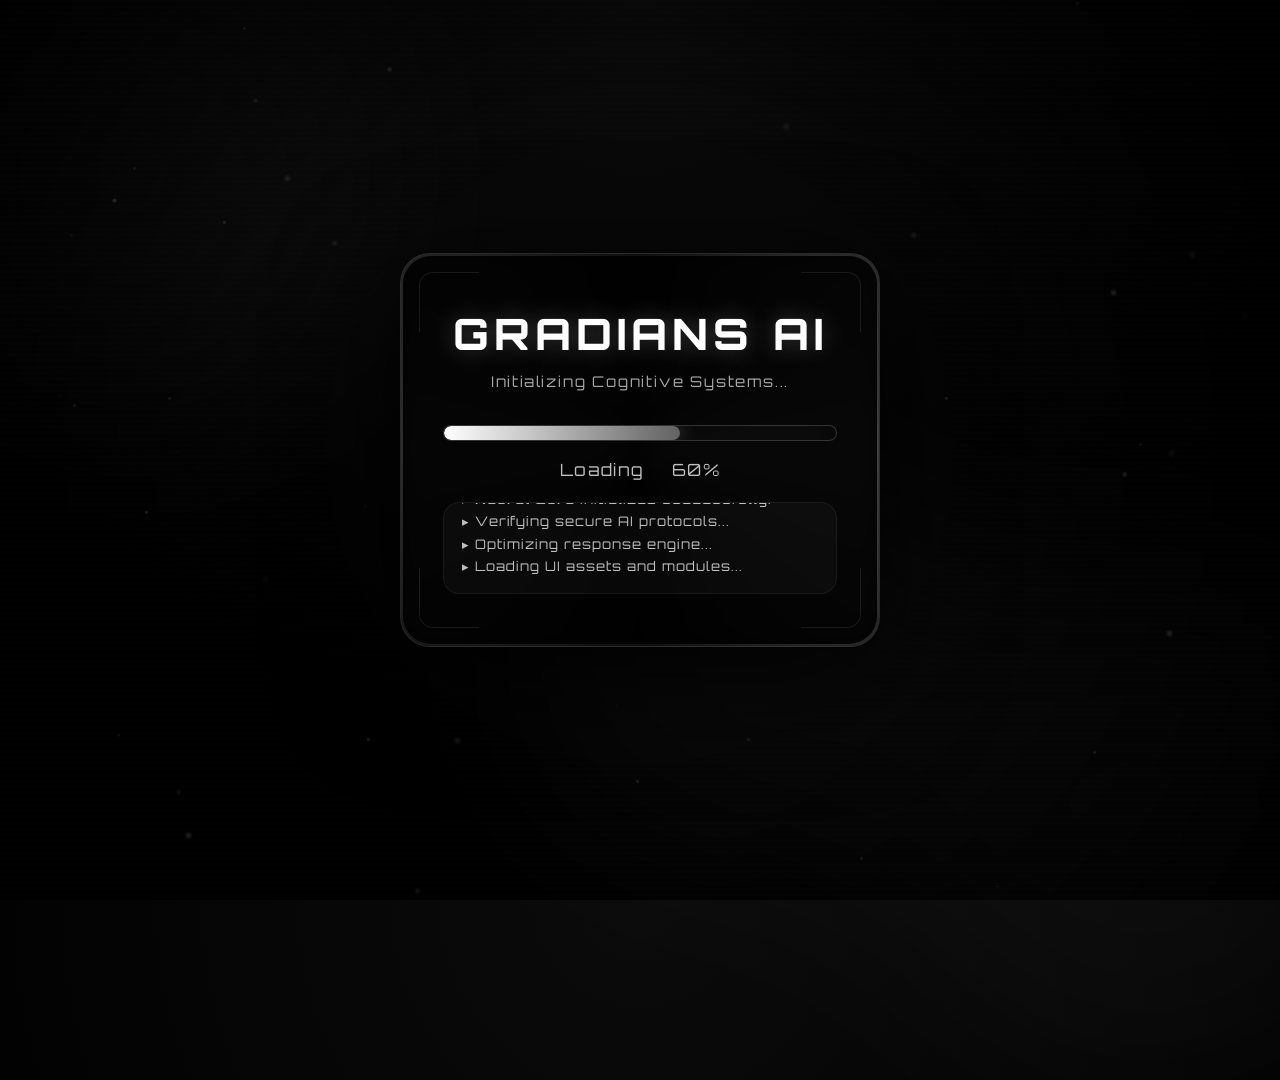
<file: Gradians_AI/public/index.html>
<!DOCTYPE html>
<html lang="en">
<head>
  <meta charset="UTF-8" />
  <meta name="viewport" content="width=device-width, initial-scale=1.0" />
  <title>Gradians AI - Boot</title>

  <link href="https://fonts.googleapis.com/css2?family=Orbitron:wght@400;600;800&display=swap" rel="stylesheet">

  <style>
    :root {
      --bg: #050505;
      --panel: rgba(255, 255, 255, 0.04);
      --panel2: rgba(255, 255, 255, 0.02);
      --stroke: rgba(255, 255, 255, 0.12);
      --stroke2: rgba(255, 255, 255, 0.08);
      --white: #ffffff;
      --soft: rgba(255, 255, 255, 0.75);
      --dim: rgba(255, 255, 255, 0.45);
      --shadow: rgba(0, 0, 0, 0.85);
    }

    * {
      margin: 0;
      padding: 0;
      box-sizing: border-box;
      font-family: "Orbitron", sans-serif;
    }

    body {
      height: 100vh;
      display: flex;
      justify-content: center;
      align-items: center;
      background: radial-gradient(circle at top, #0b0b0b, #000 75%);
      overflow: hidden;
      color: var(--white);
      position: relative;
      animation: bgBreath 6s infinite ease-in-out;
    }

    /* 1) background breathing */
    @keyframes bgBreath {
      0%, 100% { filter: brightness(0.95) contrast(1.05); transform: scale(1); }
      50% { filter: brightness(1.05) contrast(1.1); transform: scale(1.01); }
    }

    /* 2) vignette */
    .vignette {
      position: absolute;
      inset: 0;
      background: radial-gradient(circle, transparent 40%, rgba(0, 0, 0, 0.9));
      z-index: 0;
      pointer-events: none;
    }

    /* 3) grain/noise overlay */
    .noise {
      position: absolute;
      inset: 0;
      background-image: url("https://www.transparenttextures.com/patterns/noise.png");
      opacity: 0.10;
      z-index: 4;
      pointer-events: none;
      mix-blend-mode: overlay;
      animation: noiseShift 0.7s infinite steps(2);
    }

    @keyframes noiseShift {
      0% { transform: translate(0, 0); }
      25% { transform: translate(-2px, 1px); }
      50% { transform: translate(1px, -2px); }
      75% { transform: translate(-1px, -1px); }
      100% { transform: translate(0, 0); }
    }

    /* 4) scanlines overlay */
    .scanlines {
      position: absolute;
      inset: 0;
      background: repeating-linear-gradient(
        to bottom,
        rgba(255, 255, 255, 0.05) 0px,
        rgba(255, 255, 255, 0.05) 1px,
        transparent 3px,
        transparent 6px
      );
      opacity: 0.08;
      z-index: 3;
      pointer-events: none;
      animation: scanMove 4s infinite linear;
    }

    @keyframes scanMove {
      from { transform: translateY(0px); }
      to { transform: translateY(50px); }
    }

    /* 5) moving grid */
    .grid {
      position: absolute;
      inset: 0;
      background-image: linear-gradient(rgba(255, 255, 255, 0.05) 1px, transparent 1px),
                        linear-gradient(90deg, rgba(255, 255, 255, 0.05) 1px, transparent 1px);
      background-size: 70px 70px;
      opacity: 0.05;
      z-index: 1;
      pointer-events: none;
      animation: gridDrift 12s infinite linear;
    }

    @keyframes gridDrift {
      from { transform: translateY(0); }
      to { transform: translateY(70px); }
    }

    /* 6) fog blur blobs (bw only) */
    .fog {
      position: absolute;
      inset: 0;
      z-index: 0;
      filter: blur(120px);
      opacity: 0.55;
      pointer-events: none;
    }

    .fog span {
      position: absolute;
      width: 520px;
      height: 520px;
      border-radius: 50%;
      background: rgba(255, 255, 255, 0.08);
      animation: fogFloat 12s infinite alternate ease-in-out;
    }

    .fog span:nth-child(1) { top: -10%; left: -10%; }
    .fog span:nth-child(2) { bottom: -20%; right: -10%; animation-duration: 15s; }
    .fog span:nth-child(3) { top: 50%; left: 40%; width: 420px; height: 420px; animation-duration: 18s; }

    @keyframes fogFloat {
      from { transform: translate(-60px, -40px) scale(1); }
      to { transform: translate(80px, 70px) scale(1.3); }
    }

    /* 7) floating dust particles */
    .dust {
      position: absolute;
      inset: 0;
      z-index: 2;
      pointer-events: none;
      overflow: hidden;
    }

    .dust i {
      position: absolute;
      width: 3px;
      height: 3px;
      background: rgba(255, 255, 255, 0.2);
      border-radius: 50%;
      animation: dustFloat linear infinite;
      filter: blur(0.5px);
    }

    @keyframes dustFloat {
      from { transform: translateY(120vh); opacity: 0; }
      30% { opacity: 1; }
      to { transform: translateY(-30vh); opacity: 0; }
    }

    /* MAIN CARD */
    .card {
      width: 480px;
      padding: 52px 42px;
      border-radius: 30px;
      background: linear-gradient(180deg, var(--panel), var(--panel2));
      border: 1px solid var(--stroke);
      backdrop-filter: blur(22px);
      box-shadow: 0px 30px 120px rgba(0, 0, 0, 0.9);
      text-align: center;
      position: relative;
      z-index: 10;
      overflow: hidden;
      transform: translateY(45px) scale(0.92);
      opacity: 0;
      animation: intro 1.2s cubic-bezier(.18,.89,.32,1.28) forwards;
      transition: transform 0.25s ease;
    }

    /* 8) intro bounce */
    @keyframes intro {
      to {
        transform: translateY(0px) scale(1);
        opacity: 1;
      }
    }

    /* 9) border glow ring */
    .card::before {
      content: "";
      position: absolute;
      inset: -2px;
      border-radius: 32px;
      background: conic-gradient(
        from 0deg,
        rgba(255, 255, 255, 0.0),
        rgba(255, 255, 255, 0.6),
        rgba(255, 255, 255, 0.0),
        rgba(255, 255, 255, 0.4),
        rgba(255, 255, 255, 0.0)
      );
      animation: ringRotate 4s linear infinite;
      filter: blur(10px);
      opacity: 0.6;
      z-index: -2;
    }

    /* 10) ring rotation */
    @keyframes ringRotate {
      from { transform: rotate(0deg); }
      to { transform: rotate(360deg); }
    }

    /* 11) inner dark fill */
    .card::after {
      content: "";
      position: absolute;
      inset: 2px;
      border-radius: 28px;
      background: rgba(0, 0, 0, 0.92);
      z-index: -1;
    }

    /* 12) corner highlights */
    .corner {
      position: absolute;
      width: 60px;
      height: 60px;
      border: 1px solid rgba(255, 255, 255, 0.25);
      opacity: 0.35;
      animation: cornerPulse 3s infinite ease-in-out;
    }

    .corner.tl { top: 18px; left: 18px; border-right: none; border-bottom: none; border-radius: 14px 0 0 0; }
    .corner.tr { top: 18px; right: 18px; border-left: none; border-bottom: none; border-radius: 0 14px 0 0; }
    .corner.bl { bottom: 18px; left: 18px; border-right: none; border-top: none; border-radius: 0 0 0 14px; }
    .corner.br { bottom: 18px; right: 18px; border-left: none; border-top: none; border-radius: 0 0 14px 0; }

    @keyframes cornerPulse {
      0%,100% { opacity: 0.25; transform: scale(1); }
      50% { opacity: 0.65; transform: scale(1.08); }
    }

    /* 13) logo styling */
    .logo {
      font-size: 2.7rem;
      font-weight: 800;
      letter-spacing: 5px;
      text-transform: uppercase;
      color: white;
      margin-bottom: 12px;
      position: relative;
      animation: logoFlicker 4s infinite;
      text-shadow: 0px 0px 25px rgba(255, 255, 255, 0.25);
    }

    /* 14) glitch flicker */
    @keyframes logoFlicker {
      0%, 100% { opacity: 1; transform: translateX(0); }
      92% { opacity: 1; }
      93% { opacity: 0.6; transform: translateX(-1px); }
      94% { opacity: 1; transform: translateX(1px); }
      95% { opacity: 0.75; transform: translateX(-2px); }
      96% { opacity: 1; transform: translateX(0); }
    }

    /* 15) subtitle fade */
    .subtitle {
      font-size: 0.92rem;
      letter-spacing: 1.8px;
      opacity: 0.65;
      margin-bottom: 34px;
      animation: subtitleWave 2.5s infinite ease-in-out;
    }

    @keyframes subtitleWave {
      0%,100% { opacity: 0.55; }
      50% { opacity: 0.9; }
    }

    /* PROGRESS BAR */
    .progress-wrap {
      width: 100%;
      height: 16px;
      border-radius: 999px;
      background: rgba(255, 255, 255, 0.07);
      border: 1px solid rgba(255, 255, 255, 0.12);
      overflow: hidden;
      box-shadow: inset 0px 0px 30px rgba(0, 0, 0, 0.8);
      position: relative;
    }

    /* 16) progress */
    .progress {
      height: 100%;
      width: 0%;
      border-radius: 999px;
      background: linear-gradient(90deg, #ffffff, rgba(255,255,255,0.2), #ffffff);
      background-size: 250% 250%;
      animation: bwFlow 1.4s infinite linear;
      transition: width 0.18s ease-out;
      box-shadow: 0px 0px 20px rgba(255, 255, 255, 0.25);
      position: relative;
      overflow: hidden;
    }

    /* 17) bw gradient flow */
    @keyframes bwFlow {
      from { background-position: 0% 50%; }
      to { background-position: 100% 50%; }
    }

    /* 18) shimmer sweep */
    .progress::after {
      content: "";
      position: absolute;
      top: 0;
      left: -80px;
      width: 80px;
      height: 100%;
      background: rgba(255, 255, 255, 0.7);
      filter: blur(14px);
      transform: skewX(-25deg);
      animation: sweep 1s infinite;
    }

    @keyframes sweep {
      from { left: -80px; }
      to { left: 120%; }
    }

    /* 19) loading text */
    .loading-text {
      margin-top: 18px;
      font-size: 1.05rem;
      letter-spacing: 1.4px;
      opacity: 0.75;
      animation: pulseText 1.3s infinite ease-in-out;
    }

    @keyframes pulseText {
      0%,100% { opacity: 0.55; transform: scale(1); }
      50% { opacity: 1; transform: scale(1.02); }
    }

    /* 20) typing dots animation */
    .dots::after {
      content: "";
      display: inline-block;
      width: 22px;
      text-align: left;
      animation: dots 1.3s infinite;
    }

    @keyframes dots {
      0% { content: ""; }
      33% { content: "."; }
      66% { content: ".."; }
      100% { content: "..."; }
    }

    /* 21) system log panel */
    .syslog {
      margin-top: 22px;
      padding: 16px 18px;
      border-radius: 16px;
      background: rgba(255, 255, 255, 0.04);
      border: 1px solid rgba(255, 255, 255, 0.08);
      font-size: 0.82rem;
      letter-spacing: 1px;
      text-align: left;
      opacity: 0.75;
      line-height: 1.7;
      height: 92px;
      overflow: hidden;
      position: relative;
    }

    .syslog b {
      color: rgba(255, 255, 255, 0.95);
    }

    /* 22) syslog scan highlight */
    .syslog::after {
      content: "";
      position: absolute;
      inset: 0;
      background: linear-gradient(120deg, transparent, rgba(255,255,255,0.12), transparent);
      transform: translateX(-120%);
      animation: logSweep 2.5s infinite;
    }

    @keyframes logSweep {
      from { transform: translateX(-120%); }
      to { transform: translateX(120%); }
    }

    /* 23) watermark */
    .watermark {
      position: absolute;
      top: 50%;
      left: 50%;
      transform: translate(-50%, -50%) rotate(-10deg);
      opacity: 0.05;
      z-index: 0;
      pointer-events: none;
      animation: watermarkFloat 6s infinite ease-in-out;
    }

    @keyframes watermarkFloat {
      0%,100% { transform: translate(-50%, -50%) rotate(-10deg) scale(1); }
      50% { transform: translate(-50%, -52%) rotate(-10deg) scale(1.08); }
    }

    .watermark img {
      width: 360px;
      filter: grayscale(1) contrast(1.2);
    }

    /* 24) exit animation */
    .fadeOut {
      animation: outro 1.1s ease forwards;
    }

    @keyframes outro {
      to {
        transform: translateY(-50px) scale(1.06);
        opacity: 0;
        filter: blur(12px);
      }
    }

    /* 25) responsive */
    @media (max-width: 520px) {
      .card {
        width: 92%;
        padding: 42px 24px;
      }
      .logo {
        font-size: 2.2rem;
      }
    }
  </style>
</head>

<body>

  <div class="fog">
    <span></span>
    <span></span>
    <span></span>
  </div>

  <div class="grid"></div>
  <div class="scanlines"></div>
  <div class="vignette"></div>

  <div class="dust" id="dust"></div>

  <div class="watermark">
    <img src="logo.svg" alt="Gradians AI Logo">
  </div>

  <div class="noise"></div>

  <div class="card" id="card">
    <div class="corner tl"></div>
    <div class="corner tr"></div>
    <div class="corner bl"></div>
    <div class="corner br"></div>

    <div class="logo">Gradians AI</div>
    <div class="subtitle">Initializing Cognitive Systems...</div>

    <div class="progress-wrap">
      <div class="progress" id="progress"></div>
    </div>

    <div class="loading-text" id="loadingText">Loading<span class="dots"></span> 0%</div>

    <div class="syslog" id="syslog">
      <div>▸ <b>Neural Kernel</b> boot sequence active...</div>
      <div>▸ Memory buffers calibrating...</div>
      <div>▸ Encryption layer syncing...</div>
    </div>
  </div>
  <script>
    const dust = document.getElementById("dust");
    for (let i = 0; i < 55; i++) {
      const dot = document.createElement("i");
      dot.style.left = Math.random() * 100 + "%";
      dot.style.top = Math.random() * 100 + "%";
      dot.style.animationDuration = (6 + Math.random() * 10) + "s";
      dot.style.opacity = Math.random() * 0.6;
      dot.style.transform = `scale(${0.5 + Math.random() * 1.6})`;
      dust.appendChild(dot);
    }

    let progress = 0;
    const progressBar = document.getElementById("progress");
    const loadingText = document.getElementById("loadingText");
    const syslog = document.getElementById("syslog");
    const card = document.getElementById("card");

    const logs = [
      "▸ <b>Neural Core</b> initialized successfully.",
      "▸ Verifying secure AI protocols...",
      "▸ Optimizing response engine...",
      "▸ Loading UI assets and modules...",
      "▸ Synchronizing datasets...",
      "▸ Final system validation running...",
      "▸ <b>System Ready</b> — launching interface."
    ];

    let logIndex = 0;
    function updateProgress() {
      if (progress < 100) {
        progress += Math.random() * 4 + 2;
        if (progress > 100) progress = 100;

        progressBar.style.width = progress + "%";
        loadingText.innerHTML = `Loading<span class="dots"></span> ${Math.floor(progress)}%`;

        if (progress > (logIndex + 1) * 14 && logIndex < logs.length) {
          syslog.innerHTML += `<div>${logs[logIndex]}</div>`;
          syslog.scrollTop = syslog.scrollHeight;
          logIndex++;
        }

        setTimeout(updateProgress, 120);
      } else {
        loadingText.innerHTML = `Launching<span class="dots"></span>`;

        setTimeout(() => {
          card.classList.add("fadeOut");
        }, 600);

        setTimeout(() => {
          window.location.href = "main.html";
        }, 1500);
      }
    }

    updateProgress();

    // 28) mouse tilt effect
    document.addEventListener("mousemove", (e) => {
      const x = (window.innerWidth / 2 - e.clientX) / 35;
      const y = (window.innerHeight / 2 - e.clientY) / 35;
      card.style.transform = `rotateY(${x}deg) rotateX(${y}deg)`;
    });

    // 29) reset tilt on leave
    document.addEventListener("mouseleave", () => {
      card.style.transform = "rotateY(0deg) rotateX(0deg)";
    });
  </script>

</body>
</html>
</file>
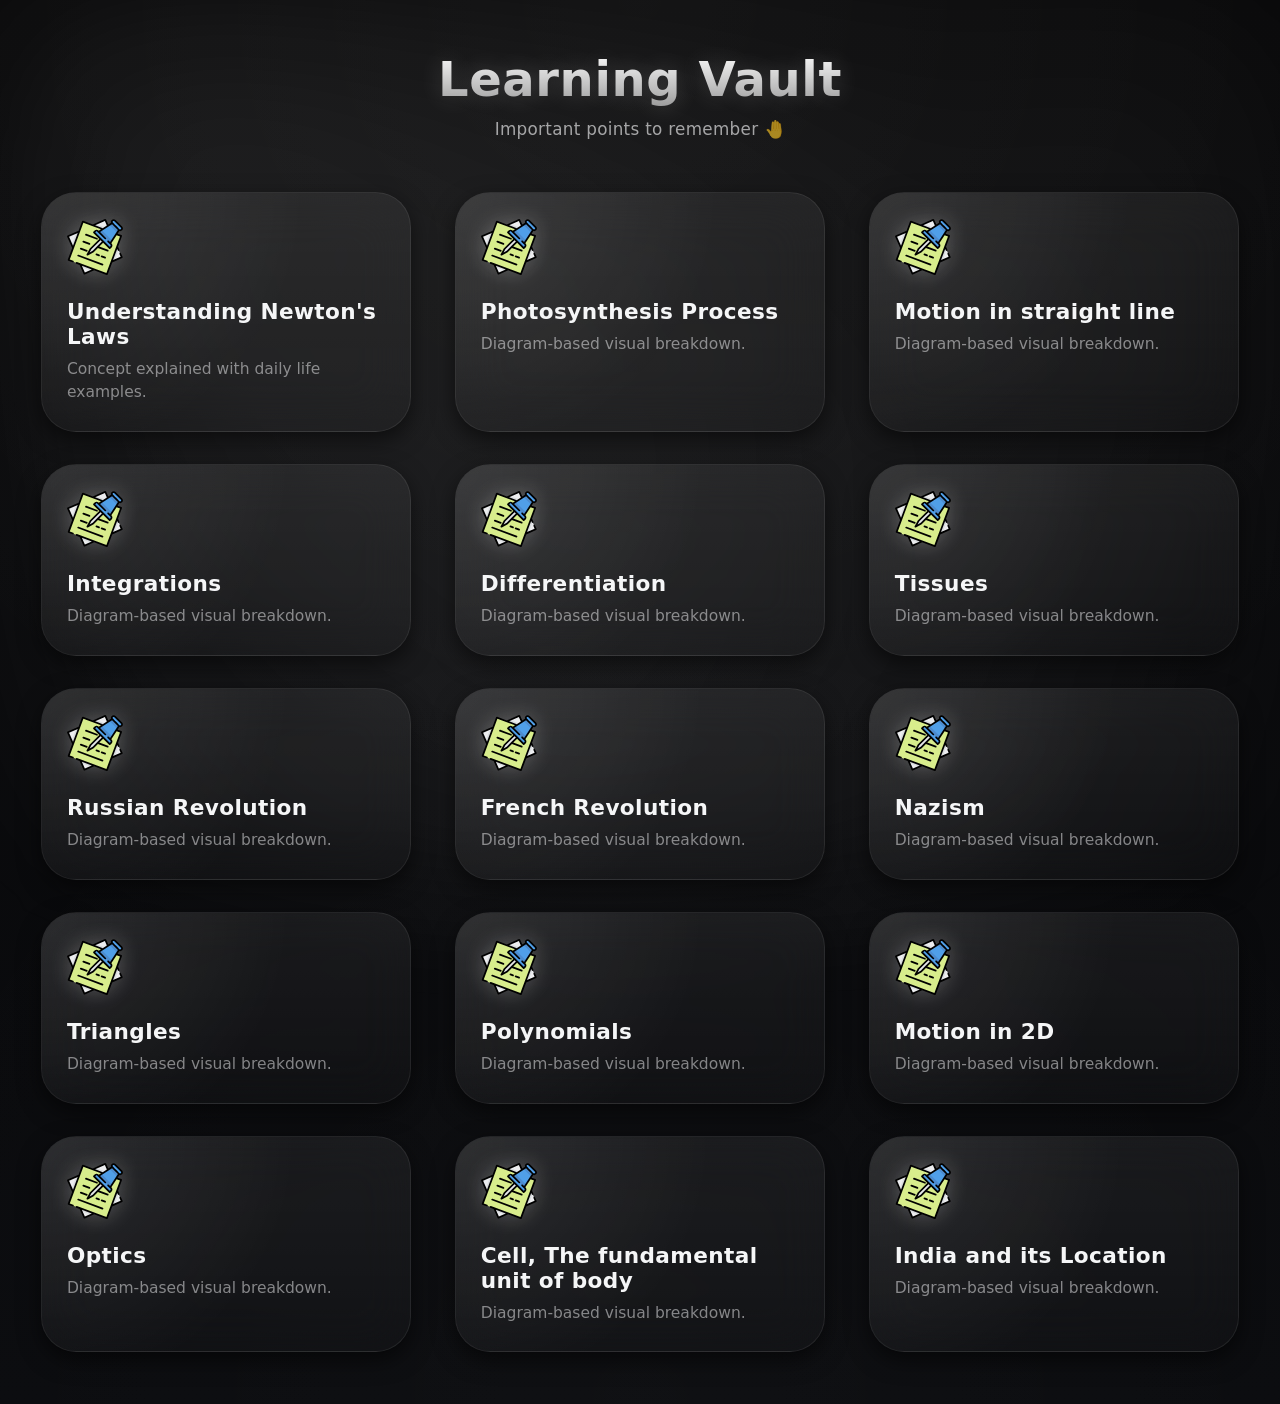
<file: Gradians_AI/public/Notica/public/VIDEOS/index.html>
<!DOCTYPE html>
<html lang="en">
<head>
  <meta charset="UTF-8" />
  <meta name="viewport" content="width=device-width, initial-scale=1.0"/>
  <title>Autonote Videos</title>
  <link rel="stylesheet" href="autonote-videos.css"/>
</head>
<body>
  <header>
    <h1>Learning Vault</h1>
    <p>Important points to remember 🤚</p>
  </header>
<div class="noise-overlay"></div>

  <section class="video-grid">
   <!--Videos to be shown-->
    <div class="video-card" onclick="openVideo('https://drive.google.com/file/d/1TTViBaYcsnMQfVO7WbLUDNmcrmsgw1E8/preview')">
  <img src="logo.svg" alt="Video Icon">
  <h3>Understanding Newton's Laws</h3>
  <p>Concept explained with daily life examples.</p>
</div>

    <div class="video-card" onclick="openVideo('https://drive.google.com/file/d/1TTViBaYcsnMQfVO7WbLUDNmcrmsgw1E8/preview')">
      <img src="logo.svg" alt="Video Icon">
      <h3>Photosynthesis Process</h3>
      <p>Diagram-based visual breakdown.</p>
    </div>
        <div class="video-card" onclick="openVideo('https://drive.google.com/file/d/1TTViBaYcsnMQfVO7WbLUDNmcrmsgw1E8/preview')">
      <img src="logo.svg" alt="Video Icon">
      <h3>Motion in straight line</h3>
      <p>Diagram-based visual breakdown.</p>
    </div>
        <div class="video-card" onclick="openVideo('https://drive.google.com/file/d/1TTViBaYcsnMQfVO7WbLUDNmcrmsgw1E8/preview')">
      <img src="logo.svg" alt="Video Icon">
      <h3>Integrations</h3>
      <p>Diagram-based visual breakdown.</p>
    </div>
        <div class="video-card" onclick="openVideo('https://drive.google.com/file/d/1TTViBaYcsnMQfVO7WbLUDNmcrmsgw1E8/preview')">
      <img src="logo.svg" alt="Video Icon">
      <h3>Differentiation</h3>
      <p>Diagram-based visual breakdown.</p>
    </div>
        <div class="video-card" onclick="openVideo('https://drive.google.com/file/d/1TTViBaYcsnMQfVO7WbLUDNmcrmsgw1E8/preview')">
      <img src="logo.svg" alt="Video Icon">
      <h3>Tissues</h3>
      <p>Diagram-based visual breakdown.</p>
    </div>
        <div class="video-card" onclick="openVideo('https://drive.google.com/file/d/1TTViBaYcsnMQfVO7WbLUDNmcrmsgw1E8/preview')">
      <img src="logo.svg" alt="Video Icon">
      <h3>Russian Revolution</h3>
      <p>Diagram-based visual breakdown.</p>
    </div>
        <div class="video-card" onclick="openVideo('https://drive.google.com/file/d/1TTViBaYcsnMQfVO7WbLUDNmcrmsgw1E8/preview')">
      <img src="logo.svg" alt="Video Icon">
      <h3>French Revolution</h3>
      <p>Diagram-based visual breakdown.</p>
    </div>
        <div class="video-card" onclick="openVideo('https://drive.google.com/file/d/1TTViBaYcsnMQfVO7WbLUDNmcrmsgw1E8/preview')">
      <img src="logo.svg" alt="Video Icon">
      <h3>Nazism</h3>
      <p>Diagram-based visual breakdown.</p>
    </div>
        <div class="video-card" onclick="openVideo('https://drive.google.com/file/d/1TTViBaYcsnMQfVO7WbLUDNmcrmsgw1E8/preview')">
      <img src="logo.svg" alt="Video Icon">
      <h3>Triangles</h3>
      <p>Diagram-based visual breakdown.</p>
    </div>
        <div class="video-card" onclick="openVideo('https://drive.google.com/file/d/1TTViBaYcsnMQfVO7WbLUDNmcrmsgw1E8/preview')">
      <img src="logo.svg" alt="Video Icon">
      <h3>Polynomials</h3>
      <p>Diagram-based visual breakdown.</p>
    </div>
        <div class="video-card" onclick="openVideo('https://drive.google.com/file/d/1TTViBaYcsnMQfVO7WbLUDNmcrmsgw1E8/preview')">
      <img src="logo.svg" alt="Video Icon">
      <h3>Motion in 2D</h3>
      <p>Diagram-based visual breakdown.</p>
    </div>
        <div class="video-card" onclick="openVideo('https://drive.google.com/file/d/1TTViBaYcsnMQfVO7WbLUDNmcrmsgw1E8/preview')">
      <img src="logo.svg" alt="Video Icon">
      <h3>Optics</h3>
      <p>Diagram-based visual breakdown.</p>
    </div>
        <div class="video-card" onclick="openVideo('https://drive.google.com/file/d/1TTViBaYcsnMQfVO7WbLUDNmcrmsgw1E8/preview')">
      <img src="logo.svg" alt="Video Icon">
      <h3>Cell, The fundamental unit of body</h3>
      <p>Diagram-based visual breakdown.</p>
    </div>
        <div class="video-card" onclick="openVideo('https://drive.google.com/file/d/1TTViBaYcsnMQfVO7WbLUDNmcrmsgw1E8/preview')">
      <img src="logo.svg" alt="Video Icon">
      <h3>India and its Location</h3>
      <p>Diagram-based visual breakdown.</p>
    </div>
  </section>
  <div id="videoModal" class="modal">
    <div class="modal-content">
      <span class="close" onclick="closeVideo()">&times;</span>
      <iframe id="videoFrame" loading="lazy" allowfullscreen></iframe>
    </div>
  </div>
  <script src="autonote-videos.js"></script>
  

</body>
</html>
</file>
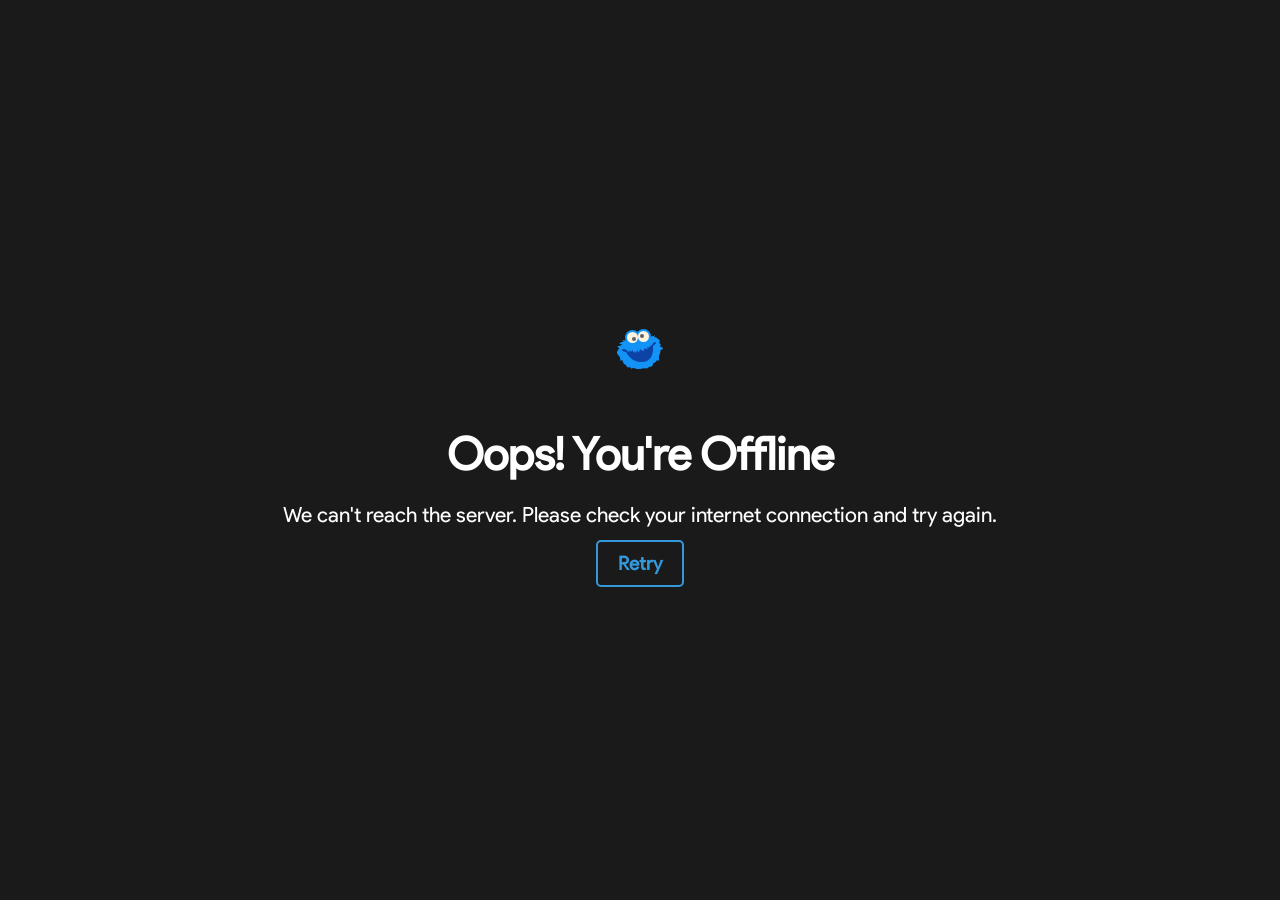
<file: Gradians_AI/offline.html>
<!DOCTYPE html>
<html lang="en">
<head>
    <meta charset="UTF-8">
    <meta name="viewport" content="width=device-width, initial-scale=1.0">
    <title>Offline</title>
    <link rel="stylesheet" href="https://cdnjs.cloudflare.com/ajax/libs/font-awesome/6.4.0/css/all.min.css">
    <style>
        @font-face {
            font-family: product;
            src: url("product.ttf");
        }
        body {
            font-family: 'product', Tahoma, Geneva, Verdana, sans-serif;
            background-color: #1a1a1a;
            color: #ffffff;
            display: flex;
            justify-content: center;
            align-items: center;
            height: 100vh;
            margin: 0;
            text-align: center;
            flex-direction: column;
            overflow: hidden;
        }
        .container {
            text-align: center;
            animation: fadeIn 1.5s ease-in-out;
        }
        @keyframes fadeIn {
            from { opacity: 0; }
            to { opacity: 1; }
        }
        .icon {
            font-size: 5em;
            margin-bottom: 20px;
            color: #e74c3c;
            animation: pulse 2s infinite;
        }
        @keyframes pulse {
            0%, 100% { transform: scale(1); }
            50% { transform: scale(1.1); }
        }
        h1 {
            font-size: 2.8em;
            margin-bottom: 15px;
        }
        p {
            font-size: 1.3em;
            margin-bottom: 25px;
        }
        a {
            color: #3498db;
            text-decoration: none;
            font-weight: bold;
            font-size: 1.2em;
            padding: 10px 20px;
            border: 2px solid #3498db;
            border-radius: 5px;
            transition: background-color 0.3s, color 0.3s;
        }
        a:hover {
            background-color: #3498db;
            color: #ffffff;
        }
        footer {
            position: absolute;
            bottom: 20px;
            font-size: 0.9em;
            color: #7f8c8d;
        }


        .img {
            max-width: 250px; 
            height: auto;
            margin-bottom: 0px; 
        }

        @media (max-width: 768px) {
            img {
                max-width: 120px; 
            }
        }

    </style>
</head>
<body>
    <img id ="img" src="logo.svg" alt="Logo">
    <div class="container">
        <i class="fas fa-wifi-slash icon"></i>
        <h1>Oops! You're Offline</h1>
        <p>We can't reach the server. Please check your internet connection and try again.</p>
        <a href="javascript:location.reload();">Retry</a>
    </div>
    <footer>
    </footer>
</body>
</html>
</file>
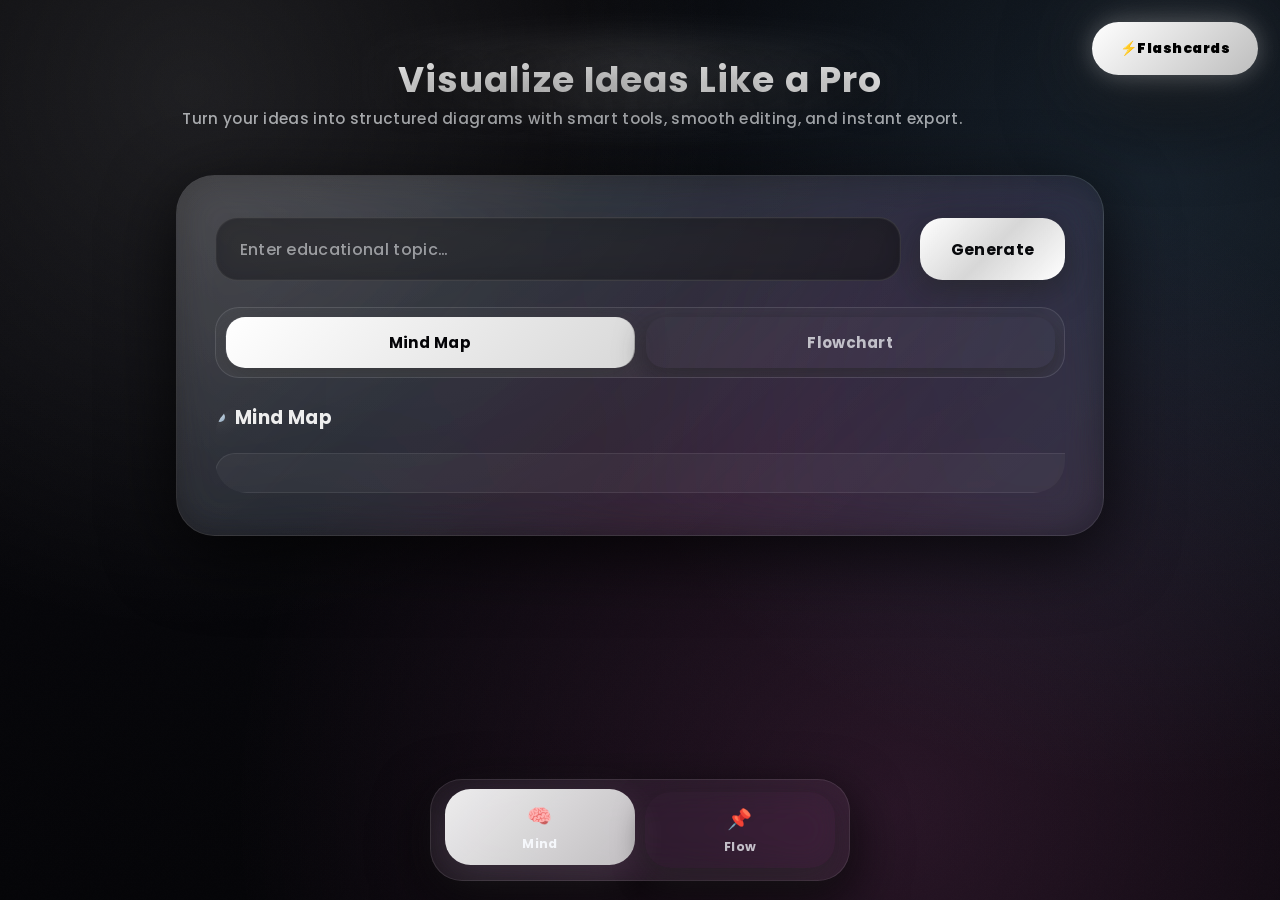
<file: Gradians_AI/public/Notica/public/Flow/demo.html>
<!doctype html>
<html lang="en">
<head>
  <meta charset="UTF-8" />
  <title>Visualize Ideas Like a Pro</title>
  <link rel="preconnect" href="https://fonts.googleapis.com">
  <link href="https://fonts.googleapis.com/css2?family=Poppins:wght@400;600&display=swap" rel="stylesheet">
  <style>
:root{
  --bg: #050508;
  --card: rgba(255,255,255,0.06);
  --card-strong: rgba(255,255,255,0.09);
  --stroke: rgba(255,255,255,0.12);

  --accent-start: #ffffff;
  --accent-end: #d8d8d8;

  --glow1: rgba(255,255,255,0.18);
  --glow2: rgba(160,160,255,0.12);
  --glow3: rgba(255,120,220,0.10);

  --txt-primary: #f5f7fb;
  --txt-secondary: rgba(245,247,251,0.72);

  --radius: 1.8rem;
  --radius-xl: 2.4rem;
  --shadow-elev: 0 18px 70px rgba(0,0,0,0.75);
  --shadow-soft: 0 8px 24px rgba(0,0,0,0.45);

  --blur: 22px;
  --timing: cubic-bezier(.22,1,.36,1);

  --noise: url("data:image/svg+xml,%3Csvg xmlns='http://www.w3.org/2000/svg' width='250' height='250'%3E%3Cfilter id='n'%3E%3CfeTurbulence type='fractalNoise' baseFrequency='.8' numOctaves='3' stitchTiles='stitch'/%3E%3C/filter%3E%3Crect width='250' height='250' filter='url(%23n)' opacity='.15'/%3E%3C/svg%3E");
}

*{
  box-sizing:border-box;
  font-family:Poppins,system-ui,sans-serif;
  color:var(--txt-primary);
  margin:0;
  padding:0;
}

body{
  min-height:100vh;
  display:flex;
  flex-direction:column;
  align-items:center;
  justify-content:flex-start;
  gap:2.6rem;
  padding:3.4rem 1.5rem 6rem;
  background: radial-gradient(circle at 15% 10%, rgba(255,255,255,0.10), transparent 40%),
              radial-gradient(circle at 90% 20%, rgba(130,200,255,0.14), transparent 45%),
              radial-gradient(circle at 70% 90%, rgba(255,120,220,0.14), transparent 55%),
              linear-gradient(180deg, #050508 0%, #07070b 40%, #050508 100%);
  overflow-x:hidden;
  -webkit-font-smoothing:antialiased;
  position:relative;
}

/* subtle iOS grain overlay */
body::before{
  content:"";
  position:fixed;
  inset:0;
  background-image:var(--noise);
  opacity:0.12;
  pointer-events:none;
  mix-blend-mode:overlay;
  z-index:-1;
}

h1{
  font-size:clamp(1.7rem, 1.3vw + 1.2rem, 2.5rem);
  font-weight:700;
  letter-spacing:.03em;
  text-align:center;
  line-height:1.2;
  background:linear-gradient(135deg,#ffffff 0%,#d0d0d0 45%,#ffffff 100%);
  -webkit-background-clip:text;
  -webkit-text-fill-color:transparent;
  text-shadow:0 10px 30px rgba(0,0,0,0.65);
  position:relative;
}

/* title glow */
h1::after{
  content:"";
  position:absolute;
  inset:-18px -30px;
  background:radial-gradient(circle, rgba(255,255,255,0.18), transparent 60%);
  filter:blur(18px);
  opacity:0.75;
  z-index:-1;
}

.panel{
  width:100%;
  max-width:58rem;
  padding:2.6rem 2.4rem;
  border-radius:var(--radius-xl);
  background:linear-gradient(145deg, rgba(255,255,255,0.08), rgba(255,255,255,0.03));
  border:1px solid var(--stroke);
  backdrop-filter:blur(var(--blur)) saturate(160%);
  -webkit-backdrop-filter:blur(var(--blur)) saturate(160%);
  box-shadow:var(--shadow-elev);
  position:relative;
  overflow:hidden;
  transform:translateZ(0);
  transition:transform .55s var(--timing), box-shadow .55s var(--timing);
}

/* OneUI neon edge glow */
.panel::before{
  content:"";
  position:absolute;
  inset:-2px;
  border-radius:inherit;
  background:linear-gradient(135deg,
    rgba(255,255,255,0.14),
    rgba(120,180,255,0.10),
    rgba(255,120,220,0.10),
    rgba(255,255,255,0.12)
  );
  filter:blur(18px);
  opacity:0.65;
  z-index:-1;
}

/* internal glossy shine */
.panel::after{
  content:"";
  position:absolute;
  top:-40%;
  left:-40%;
  width:180%;
  height:180%;
  background:radial-gradient(circle at 30% 20%, rgba(255,255,255,0.12), transparent 55%);
  transform:rotate(18deg);
  opacity:0.85;
  pointer-events:none;
}

.panel:hover{
  transform:translateY(-6px) scale(1.01);
  box-shadow:0 22px 90px rgba(0,0,0,0.88);
}

.bar{
  display:flex;
  gap:1.2rem;
  align-items:center;
  margin-bottom:1.4rem;
}

input{
  flex:1;
  padding:1.15rem 1.45rem;
  border-radius:1.4rem;
  border:1px solid rgba(255,255,255,0.12);
  background:rgba(15,15,18,0.72);
  backdrop-filter:blur(14px);
  -webkit-backdrop-filter:blur(14px);
  font-size:1rem;
  font-weight:500;
  outline:none;
  box-shadow:inset 0 0 0 1px rgba(255,255,255,0.03);
  transition:all .35s var(--timing);
}

input::placeholder{
  color:rgba(245,247,251,0.55);
  letter-spacing:0.02em;
}

input:focus{
  border:1px solid rgba(255,255,255,0.40);
  background:rgba(22,22,26,0.85);
  box-shadow:
    0 0 0 4px rgba(255,255,255,0.08),
    0 10px 28px rgba(0,0,0,0.55);
  transform:translateY(-1px);
}

button{
  padding:1.15rem 1.9rem;
  border:none;
  border-radius:1.4rem;
  cursor:pointer;
  font-size:1rem;
  font-weight:700;
  letter-spacing:0.02em;
  color:#06070a;
  background:linear-gradient(135deg, #ffffff 0%, #d7d7d7 50%, #ffffff 100%);
  box-shadow:
    0 12px 30px rgba(255,255,255,0.08),
    0 10px 30px rgba(0,0,0,0.55);
  position:relative;
  overflow:hidden;
  transition:transform .35s var(--timing), box-shadow .35s var(--timing);
}

/* animated glossy highlight sweep */
button::before{
  content:"";
  position:absolute;
  top:-60%;
  left:-60%;
  width:220%;
  height:220%;
  background:linear-gradient(
    120deg,
    transparent 0%,
    rgba(255,255,255,0.85) 40%,
    transparent 70%
  );
  transform:rotate(20deg);
  opacity:0;
  transition:opacity .45s var(--timing);
}

button:hover{
  transform:translateY(-3px) scale(1.05);
  box-shadow:
    0 16px 45px rgba(255,255,255,0.12),
    0 18px 60px rgba(0,0,0,0.70);
}

button:hover::before{
  opacity:0.55;
  animation:sweep 1.2s var(--timing);
}

button:active{
  transform:scale(0.96);
}

@keyframes sweep{
  0%{transform:translateX(-30%) rotate(20deg);}
  100%{transform:translateX(30%) rotate(20deg);}
}

/* Loader upgrade */
.loader{
  width:2.6rem;
  height:2.6rem;
  border-radius:50%;
  border:4px solid rgba(255,255,255,0.12);
  border-top:4px solid rgba(255,255,255,0.9);
  border-right:4px solid rgba(180,220,255,0.7);
  animation:spin .75s linear infinite;
  margin:auto;
  filter:drop-shadow(0 0 18px rgba(255,255,255,0.20));
}

@keyframes spin{
  to{transform:rotate(360deg)}
}

section{
  margin-top:2.2rem;
  padding:1.6rem 1.5rem;
  border-radius:1.8rem;
  background:linear-gradient(135deg, rgba(255,255,255,0.07), rgba(255,255,255,0.02));
  border:1px solid rgba(255,255,255,0.10);
  box-shadow:var(--shadow-soft);
  transition:transform .4s var(--timing);
}

section:hover{
  transform:translateY(-3px);
}

h3{
  font-size:1.15rem;
  font-weight:700;
  margin-bottom:1rem;
  letter-spacing:0.02em;
  color:rgba(255,255,255,0.92);
  display:flex;
  align-items:center;
  gap:.6rem;
}

h3::before{
  content:"";
  width:10px;
  height:10px;
  border-radius:50%;
  background:linear-gradient(135deg, rgba(255,255,255,0.9), rgba(180,220,255,0.7));
  box-shadow:0 0 18px rgba(255,255,255,0.25);
}

img{
  width:100%;
  max-height:580px;
  object-fit:contain;
  border-radius:1.6rem;
  border:1px solid rgba(255,255,255,0.12);
  background:rgba(0,0,0,0.25);
  box-shadow:
    0 10px 40px rgba(0,0,0,0.70),
    inset 0 0 0 1px rgba(255,255,255,0.04);
  transition:transform .45s var(--timing), box-shadow .45s var(--timing);
}

img:hover{
  transform:scale(1.015);
  box-shadow:
    0 18px 55px rgba(0,0,0,0.85),
    0 0 0 2px rgba(255,255,255,0.10);
}

.explain{
  margin-top:1.4rem;
  padding:1.2rem 1.2rem;
  border-radius:1.4rem;
  background:rgba(255,255,255,0.04);
  border:1px solid rgba(255,255,255,0.08);
}

.explain ul{
  padding-left:1.2rem;
}

.explain li{
  margin:.55rem 0;
  line-height:1.7;
  font-size:0.96rem;
  font-weight:500;
  color:var(--txt-secondary);
}

#status{
  margin-top:1rem;
  font-size:0.95rem;
  font-weight:600;
  color:rgba(255,255,255,0.78);
  letter-spacing:0.02em;
}

/* smooth page animation */
.panel, section, h1{
  animation:fadeUp .8s var(--timing) both;
}

@keyframes fadeUp{
  from{opacity:0; transform:translateY(18px);}
  to{opacity:1; transform:translateY(0);}
}

/* Responsive */
@media (max-width:720px){
  .panel{
    padding:2rem 1.6rem;
    border-radius:2rem;
  }
  .bar{
    flex-direction:column;
    align-items:stretch;
  }
  button{
    width:100%;
  }
  input{
    width:100%;
  }
}

@media (max-width:480px){
  h1{
    font-size:1.55rem;
  }
  section{
    padding:1.3rem 1.2rem;
  }
  img{
    max-height:420px;
  }
}
.topbar{
  width:100%;
  max-width:58rem;
  text-align:left;
  padding:0.2rem 0.4rem;
}

.subtitle{
  margin-top:.4rem;
  font-size:0.95rem;
  font-weight:500;
  color:rgba(245,247,251,0.65);
  letter-spacing:0.02em;
}
.top-right-btn{
  position: fixed;
  top: 22px;
  right: 22px;

  padding: 16px 28px;
  border-radius: 999px;

  background: linear-gradient(135deg, #ffffff, #bdbdbd);
  color: black;

  font-family: "Poppins", sans-serif;
  font-size: 14px;
  font-weight: 900;
  letter-spacing: 0.5px;

  text-decoration: none;

  display: flex;
  align-items: center;
  justify-content: center;
  gap: 10px;

  box-shadow: 0 0 25px rgba(255,255,255,0.25),
              0 0 70px rgba(255,255,255,0.15),
              0 25px 90px rgba(0,0,0,0.85);

  transition: all 0.35s cubic-bezier(.22,.9,.22,1);
  z-index: 9999;

  overflow: hidden;
}

/* Shine sweep */
.top-right-btn::after{
  content: "";
  position: absolute;
  top: 0;
  left: -120%;
  width: 200%;
  height: 100%;
  background: linear-gradient(
    90deg,
    transparent,
    rgba(255,255,255,0.8),
    transparent
  );
  transform: skewX(-20deg);
}

/* Auto glow pulse */
.top-right-btn{
  animation: pulseGlow 2.6s ease-in-out infinite;
}

@keyframes pulseGlow{
  0%,100%{
    transform: scale(1);
    box-shadow: 0 0 25px rgba(255,255,255,0.25),
                0 0 70px rgba(255,255,255,0.15),
                0 25px 90px rgba(0,0,0,0.85);
  }
  50%{
    transform: scale(1.05);
    box-shadow: 0 0 35px rgba(255,255,255,0.35),
                0 0 110px rgba(255,255,255,0.25),
                0 35px 120px rgba(0,0,0,0.92);
  }
}

/* Hover effect */
.top-right-btn:hover{
  transform: translateY(-6px) scale(1.08);
  background: white;
  box-shadow: 0 0 40px rgba(255,255,255,0.45),
              0 0 140px rgba(255,255,255,0.35),
              0 40px 140px rgba(0,0,0,0.95);
}

/* Shine animation on hover */
.top-right-btn:hover::after{
  animation: shineMove 0.9s ease;
}

@keyframes shineMove{
  0%{ left:-120%; }
  100%{ left:120%; }
}
.top-right-btn{
  position: fixed;
  top: 22px;
  right: 22px;
}

/* Tooltip box */
.top-right-btn::before{
  content: attr(data-tip);
  position: absolute;

  top: 115%;
  right: 0;

  padding: 10px 14px;
  border-radius: 14px;

  background: rgba(20,20,20,0.92);
  color: white;

  font-family: "Poppins", sans-serif;
  font-size: 12px;
  font-weight: 800;

  opacity: 0;
  transform: translateY(-8px);
  pointer-events: none;

  white-space: nowrap;
  border: 1px solid rgba(255,255,255,0.14);
  backdrop-filter: blur(14px);

  transition: 0.25s ease;
  box-shadow: 0 18px 60px rgba(0,0,0,0.85);
  z-index: 99999;
}

/* Tooltip arrow */
.top-right-btn::after{
  content: "";
  position: absolute;

  top: 102%;
  right: 22px;

  width: 10px;
  height: 10px;

  background: rgba(20,20,20,0.92);
  transform: rotate(45deg);

  opacity: 0;
  pointer-events: none;

  border-left: 1px solid rgba(255,255,255,0.14);
  border-top: 1px solid rgba(255,255,255,0.14);

  transition: 0.25s ease;
}

/* Show tooltip on hover */
.top-right-btn:hover::before,
.top-right-btn:hover::after{
  opacity: 1;
  transform: translateY(0px);
}

/* Tabs */
.tabs{
  margin-top:1.6rem;
  display:flex;
  gap:0.7rem;
  background:rgba(255,255,255,0.04);
  border:1px solid rgba(255,255,255,0.10);
  border-radius:1.5rem;
  padding:0.55rem;
  position:relative;
  overflow:hidden;
}

.tab{
  flex:1;
  padding:0.9rem 1rem;
  border:none;
  border-radius:1.2rem;
  cursor:pointer;
  background:transparent;
  color:rgba(245,247,251,0.72);
  font-weight:700;
  font-size:0.95rem;
  position:relative;
  z-index:2;
  transition:all .35s cubic-bezier(.22,1,.36,1);
}

.tab.active{
  color:#050508;
}

.tab-indicator{
  position:absolute;
  top:0.55rem;
  bottom:0.55rem;
  left:0;
  width:50%;
  border-radius:1.2rem;
  background:linear-gradient(135deg,#ffffff,#d8d8d8);
  box-shadow:0 10px 30px rgba(255,255,255,0.12);
  transition:all .45s cubic-bezier(.22,1,.36,1);
  z-index:1;
}

/* Swipe pages */
.swipe-container{
  width:100%;
  margin-top:1.6rem;
  overflow:hidden;
  border-radius:2rem;
}

.swipe-track{
  display:flex;
  width:200%;
  transition:transform 0.45s cubic-bezier(.22,1,.36,1);
}

.page{
  width:100%;
  flex:0 0 100%;
  padding:0;
  margin:0;
  background:transparent;
  border:none;
  box-shadow:none;
}

/* Bottom Navigation (One UI style) */
.bottom-nav{
  position:fixed;
  bottom:1.2rem;
  left:50%;
  transform:translateX(-50%);
  width:min(92%, 420px);
  padding:0.75rem 0.85rem;
  border-radius:2rem;
  background:rgba(255,255,255,0.06);
  border:1px solid rgba(255,255,255,0.10);
  backdrop-filter:blur(22px) saturate(180%);
  -webkit-backdrop-filter:blur(22px) saturate(180%);
  box-shadow:0 18px 55px rgba(0,0,0,0.75);
  display:flex;
  justify-content:space-between;
  gap:0.6rem;
  z-index:999;
}

.nav-item{
  flex:1;
  border:none;
  cursor:pointer;
  border-radius:1.6rem;
  padding:0.75rem 0.6rem;
  background:transparent;
  display:flex;
  flex-direction:column;
  align-items:center;
  justify-content:center;
  gap:0.25rem;
  transition:all .35s cubic-bezier(.22,1,.36,1);
  color:rgba(255,255,255,0.75);
}

.nav-icon{
  font-size:1.25rem;
}.page-container{
  position: fixed;
  inset: 0; /* covers full screen */
  
  width: 100%;
  height: 100vh;

  border-radius: 0px;
  overflow: hidden;

  background: rgba(0,0,0,0.75);
  border: 1px solid rgba(255,255,255,0.08);

  backdrop-filter: blur(22px);
  -webkit-backdrop-filter: blur(22px);

  box-shadow: 0 40px 160px rgba(0,0,0,0.95);

  opacity: 0;
  transform: translateY(50px) scale(0.96);
  pointer-events: none;

  transition: opacity 0.45s ease, transform 0.55s cubic-bezier(.16,1,.3,1);
  z-index: 99999;
}

/* Active state */
.page-container.active{
  opacity: 1;
  transform: translateY(0px) scale(1);
  pointer-events: auto;
}

/* Smooth iframe */
.page-container iframe{
  width: 100%;
  height: 100%;
  border: none;
  border-radius: 0px;
}

/* Exit animation (optional class) */
.page-container.closing{
  opacity: 0;
  transform: translateY(70px) scale(0.94);
  transition: opacity 0.35s ease, transform 0.4s cubic-bezier(.22,.9,.22,1);
}


.nav-label{
  font-size:0.78rem;
  font-weight:700;
  letter-spacing:0.02em;
  opacity:0.75;
}

.nav-item.active{
  background:linear-gradient(135deg, rgba(255,255,255,0.92), rgba(220,220,220,0.85));
  color:#050508;
  box-shadow:0 12px 40px rgba(255,255,255,0.10);
  transform:translateY(-3px);
}

.nav-item.active .nav-label{
  opacity:1;
}

/* make room so bottom nav doesn't overlap */
body{
  padding-bottom:8rem;
}


  </style>
</head>
<body>
  <header class="topbar">
    <h1>Visualize Ideas Like a Pro</h1>
    <p class="subtitle">Turn your ideas into structured diagrams with smart tools, smooth editing, and instant export.</p>
  </header>

  <main class="panel">

    <!-- Input Bar -->
    <div class="bar">
      <input id="topic" placeholder="Enter educational topic…" />
      <button id="genBtn">Generate</button>
    </div>

    <div id="status" style="text-align:center;margin-top:1rem"></div>

    <!-- Tabs -->
    <div class="tabs">
      <button class="tab active" data-tab="mind">Mind Map</button>
      <button class="tab" data-tab="flow">Flowchart</button>
      <div class="tab-indicator"></div>
    </div>

    <!-- Swipe Pages -->
    <div class="swipe-container" id="swipeContainer">
      <div class="swipe-track" id="swipeTrack">

        <!-- Mind Page -->
        <section class="page" data-page="mind">
          <h3>Mind Map</h3>
          <div id="mindImg"></div>
          <div id="mindText" class="explain"></div>
        </section>

        <!-- Flow Page -->
        <section class="page" data-page="flow">
          <h3>Flowchart</h3>
          <div id="flowImg"></div>
          <div id="flowText" class="explain"></div>
        </section>

      </div>
    </div>

  </main>
<button class="top-right-btn" onclick="openPageInContainer()">
  ⚡Flashcards
</button>

<div class="page-container" id="pageContainer">
  <iframe id="pageFrame"></iframe>
</div>
  <nav class="bottom-nav">
    <button class="nav-item active" data-tab="mind">
      <span class="nav-icon">🧠</span>
      <span class="nav-label">Mind</span>
    </button>
    <button class="nav-item" data-tab="flow">
      <span class="nav-icon">📌</span>
      <span class="nav-label">Flow</span>
    </button>
  </nav>
<script>
const IMAGEN_API_KEY = "AQ.Ab8RN6JPgeie8A0dXmaf0t7N9dp-nB2tZhdtkfmmUYCYY94ABA";
const IMAGEN_MODEL_URL =
  `https://aiplatform.googleapis.com/v1/publishers/google/models/imagen-3.0-generate-001:predict?key=${IMAGEN_API_KEY}`;
const GEMINI_API_KEY = "AIzaSyCDI_le44rk_KWjRz68krpemtZrm7U-2jU";
const GEMINI_TEXT_MODEL = "gemini-3.0-flash";
const GEMINI_TEXT_ENDPOINT =
  `https://generativelanguage.googleapis.com/v1beta/models/gemini-3-flash-preview:generateContent?key=${GEMINI_API_KEY}`;
async function generateGeminiImage(prompt) {
  const res = await fetch(IMAGEN_MODEL_URL, {
    method: "POST",
    headers: {
      "Content-Type": "application/json"
    },
    body: JSON.stringify({
      instances: [{ prompt }],
      parameters: { sampleCount: 1 }
    })
  });

  const data = await res.json();
  console.log("Vertex Imagen Response:", data);

  const base64 = data?.predictions?.[0]?.bytesBase64Encoded;

  if (!base64) {
    throw new Error("No image returned from Vertex Imagen API");
  }

  return `data:image/png;base64,${base64}`;
}
async function generateExplanation(kind, topic) {
  const prompt = `
Explain this ${kind} topic in a clean structured way:
Topic: "${topic}"

Give answer in 6-10 bullet points.
Make it educational and easy to understand.
`;

  const body = {
    contents: [
      {
        role: "user",
        parts: [{ text: prompt }]
      }
    ]
  };

  const res = await fetch(GEMINI_TEXT_ENDPOINT, {
    method: "POST",
    headers: { "Content-Type": "application/json" },
    body: JSON.stringify(body)
  });

  if (!res.ok) {
    throw new Error(await res.text());
  }

  const json = await res.json();
  const text = json?.candidates?.[0]?.content?.parts?.[0]?.text;

  if (!text) throw new Error("No explanation returned from Gemini");

  return text.trim();
}
async function generateDiagram(kind, topic) {
  const imagePrompt = `
Create a premium, clean, high-resolution ${kind} diagram for the topic:
"${topic}"

STYLE RULES:
- Minimal modern style
- White background
- Dark readable text
- Clean lines, neat arrows
- Professional educational infographic
- No extra decoration
- Balanced spacing
- Must be very clear and easy to read
`;
  const [imgURL, explanation] = await Promise.all([
    generateGeminiImage(imagePrompt),
    generateExplanation(kind, topic)
  ]);

  return { imgURL, explanation };
}
function closeContainer(){
  const container = document.getElementById("pageContainer");

  container.classList.add("closing");

  setTimeout(()=>{
    container.classList.remove("active");
    container.classList.remove("closing");
  }, 380);
}
document.addEventListener("keydown", function(e){
  if(e.key === "Escape"){
    closeContainer();
  }
});

function formatExplanation(text) {
  const lines = text
    .split("\n")
    .map(l => l.replace(/^[-•*]\s*/, "").trim())
    .filter(Boolean);

  const items = lines.map(l => `<li>${l}</li>`).join("");
  return `<ul>${items}</ul>`;
}
async function generate() {
  const topic = document.querySelector("#topic").value.trim();
  if (!topic) return;

  const status = document.querySelector("#status");

  const mindImg = document.querySelector("#mindImg");
  const flowImg = document.querySelector("#flowImg");
  const mindText = document.querySelector("#mindText");
  const flowText = document.querySelector("#flowText");

  mindImg.innerHTML = "";
  flowImg.innerHTML = "";
  mindText.innerHTML = "";
  flowText.innerHTML = "";

  status.innerHTML = `<div class="loader"></div>`;

  try {
    const [mindData, flowData] = await Promise.all([
      generateDiagram("mind map", topic),
      generateDiagram("flowchart", topic)
    ]);

    mindImg.innerHTML = `<img src="${mindData.imgURL}" alt="Mind map for ${topic}">`;
    flowImg.innerHTML = `<img src="${flowData.imgURL}" alt="Flowchart for ${topic}">`;

    mindText.innerHTML = formatExplanation(mindData.explanation);
    flowText.innerHTML = formatExplanation(flowData.explanation);

  } catch (err) {
    console.error(err);
    status.textContent = "❌ " + err.message;
  } finally {
    status.innerHTML = "";
  }
}

document.querySelector("#genBtn").addEventListener("click", generate);
document.querySelector("#topic").addEventListener("keydown", e => {
  if (e.key === "Enter") generate();
});


/* ===============================
   ONE UI TAB SYSTEM + SWIPE
================================= */
const tabs = document.querySelectorAll(".tab");
const navItems = document.querySelectorAll(".nav-item");
const indicator = document.querySelector(".tab-indicator");
const swipeTrack = document.getElementById("swipeTrack");
const swipeContainer = document.getElementById("swipeContainer");

let currentTab = 0;

function updateIndicator() {
  const activeTab = tabs[currentTab];
  const rect = activeTab.getBoundingClientRect();
  const parentRect = activeTab.parentElement.getBoundingClientRect();

  indicator.style.width = rect.width + "px";
  indicator.style.left = (rect.left - parentRect.left) + "px";
}

function setTab(index) {
  currentTab = index;

  tabs.forEach((t, i) => t.classList.toggle("active", i === index));
  navItems.forEach((n, i) => n.classList.toggle("active", i === index));

  swipeTrack.style.transform = `translateX(-${index * 100}%)`;

  updateIndicator();
}

tabs.forEach((tab, index) => {
  tab.addEventListener("click", () => setTab(index));
});

navItems.forEach((nav, index) => {
  nav.addEventListener("click", () => setTab(index));
});

window.addEventListener("resize", updateIndicator);
setTimeout(updateIndicator, 80);


/* ===============================
   SWIPE GESTURE SUPPORT
================================= */
let startX = 0;
let currentX = 0;
let isDragging = false;

swipeContainer.addEventListener("pointerdown", (e) => {
  isDragging = true;
  startX = e.clientX;
  swipeTrack.style.transition = "none";
});

swipeContainer.addEventListener("pointermove", (e) => {
  if (!isDragging) return;

  currentX = e.clientX;
  const diff = currentX - startX;

  const offset = (-currentTab * swipeContainer.offsetWidth) + diff;
  swipeTrack.style.transform = `translateX(${offset}px)`;
});

swipeContainer.addEventListener("pointerup", () => {
  if (!isDragging) return;
  isDragging = false;

  swipeTrack.style.transition = "transform 0.45s cubic-bezier(.22,1,.36,1)";

  const diff = currentX - startX;

  if (diff < -80 && currentTab < 1) currentTab++;
  if (diff > 80 && currentTab > 0) currentTab--;

  setTab(currentTab);
});

swipeContainer.addEventListener("pointerleave", () => {
  if (isDragging) {
    isDragging = false;
    swipeTrack.style.transition = "transform 0.45s cubic-bezier(.22,1,.36,1)";
    setTab(currentTab);
  }
});
</script>
<script>
function openPageInContainer(){
  const container = document.getElementById("pageContainer");
  const frame = document.getElementById("pageFrame");

  frame.src = "../../../flashcards/index.html";  // your file name
  container.classList.toggle("active");
}
</script>

</body>

</html>
</file>
<file: Gradians_AI/public/Notica/public/VIDEOS/autonote-videos.css>
:root {
  --bg: #070708;
  --bg2: #0b0c0f;

  --card: rgba(22, 22, 24, 0.62);
  --card2: rgba(28, 28, 30, 0.55);
  --glass: rgba(255, 255, 255, 0.06);

  --accent: #ffffff;
  --accent-soft: rgba(255, 255, 255, 0.65);

  --txt: #f5f6f7;
  --txt2: rgba(245, 246, 247, 0.75);
  --txt3: rgba(245, 246, 247, 0.55);

  --radius: 1.65rem;
  --radius2: 2.2rem;

  --blur: blur(26px);
  --blur2: blur(50px);

  --shadow: 0 12px 40px rgba(0,0,0,0.7);
  --shadow-soft: 0 8px 22px rgba(0,0,0,0.55);
  --shadow-glow: 0 0 25px rgba(255,255,255,0.12);

  --stroke: rgba(255,255,255,0.08);
  --stroke2: rgba(255,255,255,0.15);

  --noise-opacity: 0.06;

  --glow: 0 0 18px rgba(255,255,255,0.14), 0 0 35px rgba(255,255,255,0.09);
}

* {
  margin: 0;
  padding: 0;
  box-sizing: border-box;
  font-family: "Poppins", system-ui, -apple-system, BlinkMacSystemFont, sans-serif;
}

html {
  scroll-behavior: smooth;
}

body {
  background: radial-gradient(circle at top, rgba(255,255,255,0.04), transparent 60%),
              radial-gradient(circle at bottom, rgba(255,255,255,0.02), transparent 55%),
              linear-gradient(180deg, var(--bg), var(--bg2));
  color: var(--txt);
  min-height: 100vh;
  padding: 3.2rem 1.2rem;
  overflow-x: hidden;
  position: relative;
}

/* Ultra Premium Background Glow Orbs */
body::before,
body::after {
  content: "";
  position: fixed;
  inset: 0;
  pointer-events: none;
  z-index: -2;
}

body::before {
  background:
    radial-gradient(circle at 18% 20%, rgba(255,255,255,0.09), transparent 55%),
    radial-gradient(circle at 85% 35%, rgba(255,255,255,0.05), transparent 60%),
    radial-gradient(circle at 45% 85%, rgba(255,255,255,0.07), transparent 65%);
  filter: blur(80px);
  opacity: 0.85;
  animation: bgFloat 10s ease-in-out infinite alternate;
}

body::after {
  background: repeating-linear-gradient(
    90deg,
    rgba(255,255,255,0.03) 0px,
    rgba(255,255,255,0.03) 1px,
    transparent 2px,
    transparent 10px
  );
  opacity: 0.03;
}

/* Noise overlay (premium iOS glass look) */
body::marker { content: ""; }

.noise-overlay {
  position: fixed;
  inset: 0;
  background-image: url("https://grainy-gradients.vercel.app/noise.svg");
  opacity: var(--noise-opacity);
  pointer-events: none;
  z-index: -1;
  mix-blend-mode: overlay;
}

/* Scrollbar One UI style */
::-webkit-scrollbar {
  width: 12px;
}

::-webkit-scrollbar-track {
  background: rgba(255,255,255,0.02);
  border-radius: 50px;
}

::-webkit-scrollbar-thumb {
  background: linear-gradient(180deg, rgba(255,255,255,0.7), rgba(255,255,255,0.25));
  border-radius: 50px;
  border: 2px solid rgba(0,0,0,0.55);
  box-shadow: var(--glow);
}

/* HEADER */
header {
  text-align: center;
  margin-bottom: 3.3rem;
  animation: fadeUp 1.2s cubic-bezier(.22,1,.36,1);
  position: relative;
}

header h1 {
  font-size: clamp(2rem, 4vw, 3rem);
  font-weight: 700;
  letter-spacing: 0.6px;
  background: linear-gradient(180deg, #ffffff, rgba(255,255,255,0.55));
  -webkit-background-clip: text;
  -webkit-text-fill-color: transparent;
  text-shadow: 0 0 24px rgba(255,255,255,0.18);
}

header p {
  margin-top: 0.75rem;
  font-size: 1.05rem;
  color: var(--txt2);
  opacity: 0.85;
  letter-spacing: 0.3px;
}

/* GRID */
.video-grid {
  display: grid;
  grid-template-columns: repeat(auto-fill, minmax(290px, 1fr));
  gap: 2rem;
  padding: 0 1rem;
  justify-items: center;
  animation: fadeUp 1.2s cubic-bezier(.22,1,.36,1);
}

/* CARD (One UI 8 x iOS Glass) */
.video-card {
  width: 100%;
  max-width: 370px;
  padding: 1.65rem 1.55rem;
  border-radius: var(--radius2);
  background: linear-gradient(180deg, rgba(255,255,255,0.06), rgba(255,255,255,0.02));
  backdrop-filter: var(--blur);
  border: 1px solid var(--stroke);
  box-shadow: var(--shadow-soft);
  position: relative;
  overflow: hidden;
  cursor: pointer;

  transform-style: preserve-3d;
  transition: transform 0.45s cubic-bezier(.22,1,.36,1),
              box-shadow 0.45s cubic-bezier(.22,1,.36,1),
              border 0.35s ease,
              background 0.35s ease;
}

/* Glossy highlight */
.video-card::before {
  content: "";
  position: absolute;
  inset: 0;
  background: radial-gradient(circle at top left, rgba(255,255,255,0.18), transparent 60%);
  opacity: 0.5;
  pointer-events: none;
  transition: opacity 0.4s ease;
}

/* Premium shimmer line */
.video-card::after {
  content: "";
  position: absolute;
  top: -40%;
  left: -120%;
  width: 240%;
  height: 180%;
  background: linear-gradient(
    120deg,
    transparent 30%,
    rgba(255,255,255,0.09) 45%,
    rgba(255,255,255,0.20) 50%,
    rgba(255,255,255,0.08) 55%,
    transparent 70%
  );
  transform: rotate(18deg);
  opacity: 0;
  transition: opacity 0.45s ease;
}

/* iOS hover tilt + OneUI glow */
.video-card:hover {
  transform: translateY(-14px) scale(1.035);
  background: linear-gradient(180deg, rgba(255,255,255,0.085), rgba(255,255,255,0.03));
  border: 1px solid var(--stroke2);
  box-shadow: var(--shadow), var(--shadow-glow);
}

.video-card:hover::before {
  opacity: 0.8;
}

.video-card:hover::after {
  opacity: 1;
  animation: shimmerMove 1.2s ease forwards;
}

/* Card icon */
.video-card img {
  width: 56px;
  height: 56px;
  margin-bottom: 1.25rem;
  filter: drop-shadow(0 0 10px rgba(255,255,255,0.22));
  transform: translateZ(20px);
  transition: transform 0.4s cubic-bezier(.22,1,.36,1);
}

.video-card:hover img {
  transform: translateZ(20px) scale(1.12) rotate(-2deg);
}

/* Card title */
.video-card h3 {
  font-size: 1.35rem;
  font-weight: 650;
  letter-spacing: 0.4px;
  color: var(--txt);
  margin-bottom: 0.55rem;
  transform: translateZ(20px);
}

/* Card desc */
.video-card p {
  font-size: 0.97rem;
  line-height: 1.5;
  color: var(--txt3);
  opacity: 0.92;
  transform: translateZ(20px);
}

/* Floating idle animation */
.video-card {
  animation: floatCard 4.2s ease-in-out infinite alternate;
}

.video-card:nth-child(2) { animation-delay: 0.3s; }
.video-card:nth-child(3) { animation-delay: 0.6s; }
.video-card:nth-child(4) { animation-delay: 0.9s; }

/* MODAL */
.modal {
  display: none;
  position: fixed;
  inset: 0;
  z-index: 9999;
  background: rgba(5, 5, 6, 0.92);
  backdrop-filter: blur(55px);
  justify-content: center;
  align-items: center;
  padding: 2rem;
  animation: fadeModal 0.45s ease;
}

/* Modal glass container */
.modal-content {
  position: relative;
  width: min(980px, 92vw);
  max-height: 90vh;
  padding: 1rem;
  border-radius: 2rem;
  background: linear-gradient(180deg, rgba(255,255,255,0.08), rgba(255,255,255,0.03));
  border: 1px solid rgba(255,255,255,0.12);
  backdrop-filter: blur(35px);
  box-shadow: 0 18px 65px rgba(0,0,0,0.85), var(--glow);
  animation: modalPop 0.55s cubic-bezier(.22,1,.36,1);
  overflow: hidden;
}

.modal-content::before {
  content: "";
  position: absolute;
  inset: 0;
  background: radial-gradient(circle at top, rgba(255,255,255,0.22), transparent 70%);
  opacity: 0.55;
  pointer-events: none;
}

/* iframe */
.modal-content iframe {
  width: 100%;
  height: 72vh;
  border: none;
  border-radius: 1.4rem;
  background: #000;
  box-shadow: inset 0 0 20px rgba(255,255,255,0.06);
}

/* Close button */
.close {
  position: absolute;
  top: 0.85rem;
  right: 1.2rem;
  width: 44px;
  height: 44px;
  display: grid;
  place-items: center;
  border-radius: 999px;

  background: rgba(255,255,255,0.08);
  border: 1px solid rgba(255,255,255,0.12);
  backdrop-filter: blur(20px);

  font-size: 1.7rem;
  font-weight: 600;
  color: rgba(255,255,255,0.95);

  cursor: pointer;
  transition: transform 0.25s ease, background 0.25s ease;
  box-shadow: 0 0 22px rgba(255,255,255,0.12);
}

.close:hover {
  transform: scale(1.12) rotate(4deg);
  background: rgba(255,255,255,0.14);
}

/* ANIMATIONS */
@keyframes fadeUp {
  from {
    opacity: 0;
    transform: translateY(22px);
    filter: blur(12px);
  }
  to {
    opacity: 1;
    transform: translateY(0px);
    filter: blur(0px);
  }
}

@keyframes floatCard {
  0% {
    transform: translateY(0px);
  }
  100% {
    transform: translateY(-10px);
  }
}

@keyframes shimmerMove {
  from {
    transform: translateX(-35%) rotate(18deg);
  }
  to {
    transform: translateX(35%) rotate(18deg);
  }
}

@keyframes modalPop {
  from {
    opacity: 0;
    transform: scale(0.86);
    filter: blur(16px);
  }
  to {
    opacity: 1;
    transform: scale(1);
    filter: blur(0px);
  }
}

@keyframes fadeModal {
  from {
    opacity: 0;
  }
  to {
    opacity: 1;
  }
}

@keyframes bgFloat {
  from {
    transform: translateY(0px) scale(1);
  }
  to {
    transform: translateY(-18px) scale(1.04);
  }
}

/* RESPONSIVE */
@media (max-width: 600px) {
  body {
    padding: 2.4rem 0.8rem;
  }

  header h1 {
    font-size: 1.9rem;
  }

  header p {
    font-size: 0.95rem;
  }

  .video-card {
    padding: 1.2rem 1.2rem;
    border-radius: 1.7rem;
  }

  .modal-content iframe {
    height: 60vh;
  }
}
</file>
